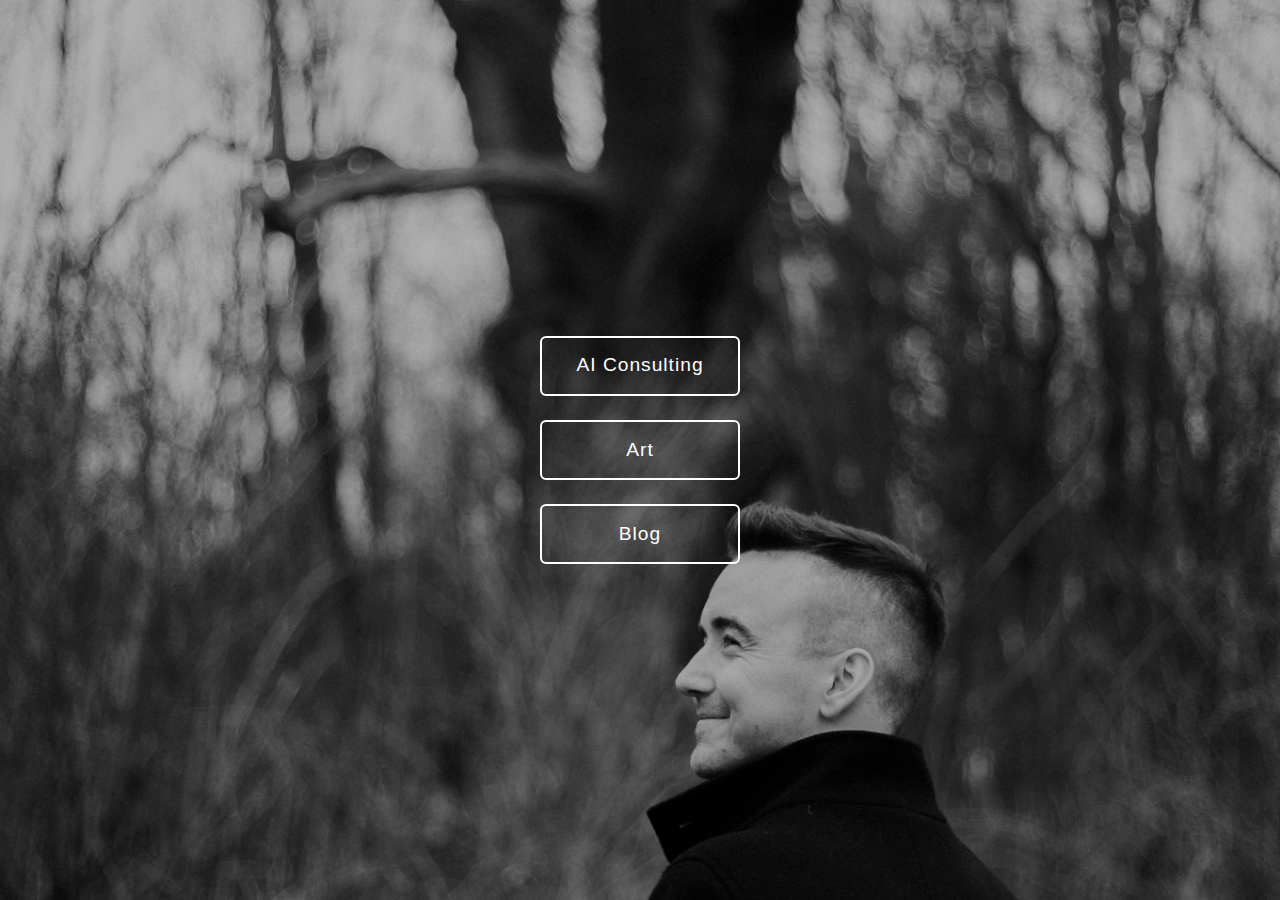
<file: index.html>
<!DOCTYPE html>
<html lang="en">
<head>
    <meta charset="UTF-8">
    <meta name="viewport" content="width=device-width, initial-scale=1.0">
    <title>Matouš Eibich</title>
    <link rel="stylesheet" href="assets/css/styles.css">
</head>
<body>
    <div class="landing" style="background-image: url('assets/images/portrait.jpg');">
        <div class="nav-buttons">
            <a href="ai-consulting.html" class="nav-btn">AI Consulting</a>
            <a href="art.html" class="nav-btn">Art</a>
            <a href="blog.html" class="nav-btn">Blog</a>
        </div>
    </div>
</body>
</html>
</file>
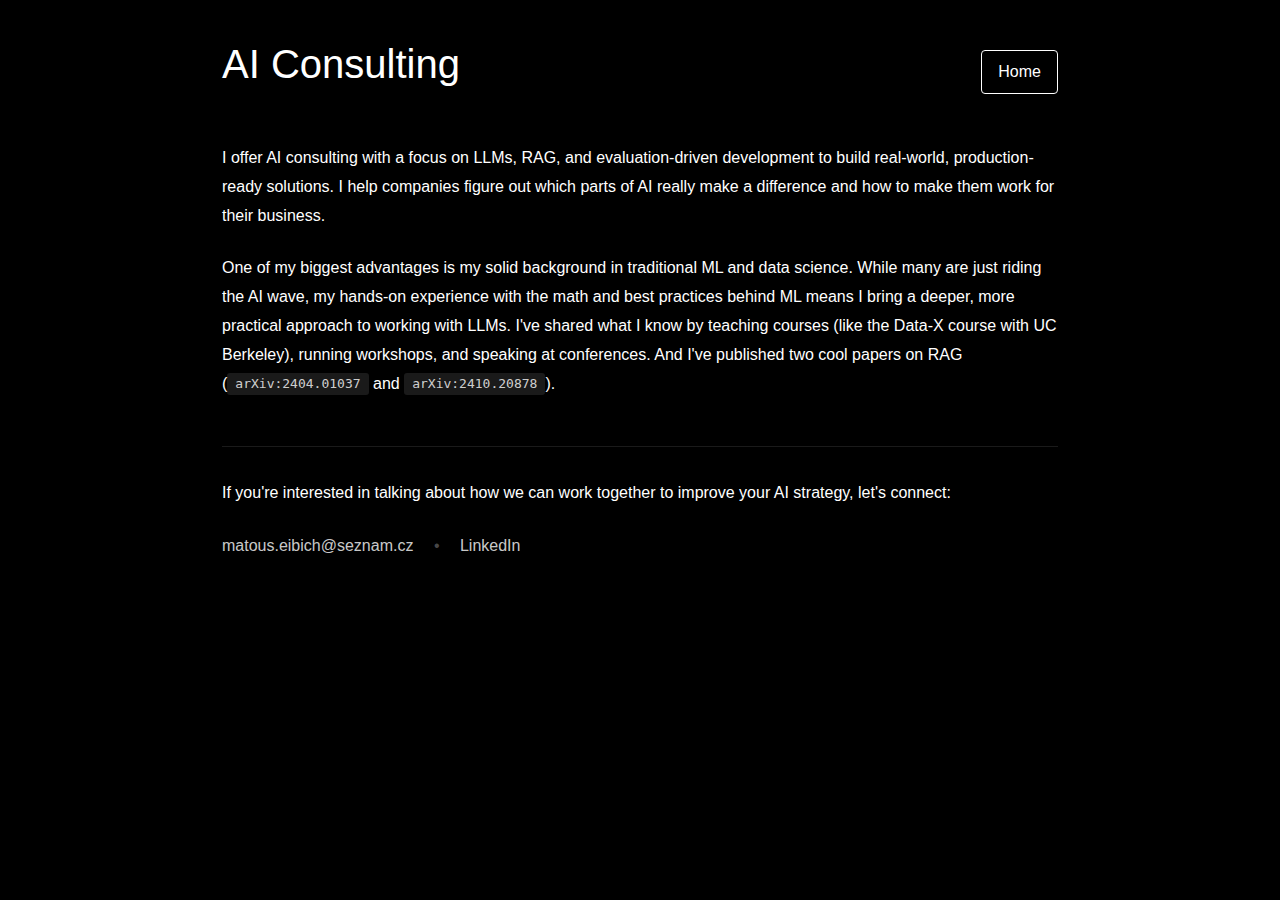
<file: ai-consulting.html>
<!DOCTYPE html>
<html lang="en">
<head>
    <meta charset="UTF-8">
    <meta name="viewport" content="width=device-width, initial-scale=1.0">
    <title>AI Consulting - Matouš Eibich</title>
    <link rel="stylesheet" href="assets/css/styles.css">
    <meta property="og:title" content="AI Consulting">
    <meta property="og:description" content="AI consulting with focus on LLMs, RAG, and evaluation-driven development">
    <meta property="og:type" content="article">
    <meta name="author" content="Matouš Eibich">
</head>
<body>
    <div class="page-container">
        <header>
            <h1>AI Consulting</h1>
            <a href="index.html" class="home-btn">Home</a>
        </header>
        <div class="content">
            <p>I offer AI consulting with a focus on LLMs, RAG, and evaluation-driven development to build real-world, production-ready solutions. I help companies figure out which parts of AI really make a difference and how to make them work for their business.</p>

            <p>One of my biggest advantages is my solid background in traditional ML and data science. While many are just riding the AI wave, my hands-on experience with the math and best practices behind ML means I bring a deeper, more practical approach to working with LLMs. I've shared what I know by teaching courses (like the Data-X course with UC Berkeley), running workshops, and speaking at conferences. And I've published two cool papers on RAG (<a href="https://arxiv.org/abs/2404.01037" class="paper-link" target="_blank">arXiv:2404.01037</a> and <a href="https://arxiv.org/abs/2410.20878" class="paper-link" target="_blank">arXiv:2410.20878</a>).</p>

            <div class="contact-section">
                <p>If you're interested in talking about how we can work together to improve your AI strategy, let's connect:</p>
                <p class="contact-links">
                    <a href="mailto:matous.eibich@seznam.cz" class="contact-link">matous.eibich@seznam.cz</a>
                    <span class="separator">•</span>
                    <a href="https://www.linkedin.com/in/matous-eibich/" class="contact-link" target="_blank">LinkedIn</a>
                </p>
            </div>
        </div>
    </div>
</body>
</html>
</file>
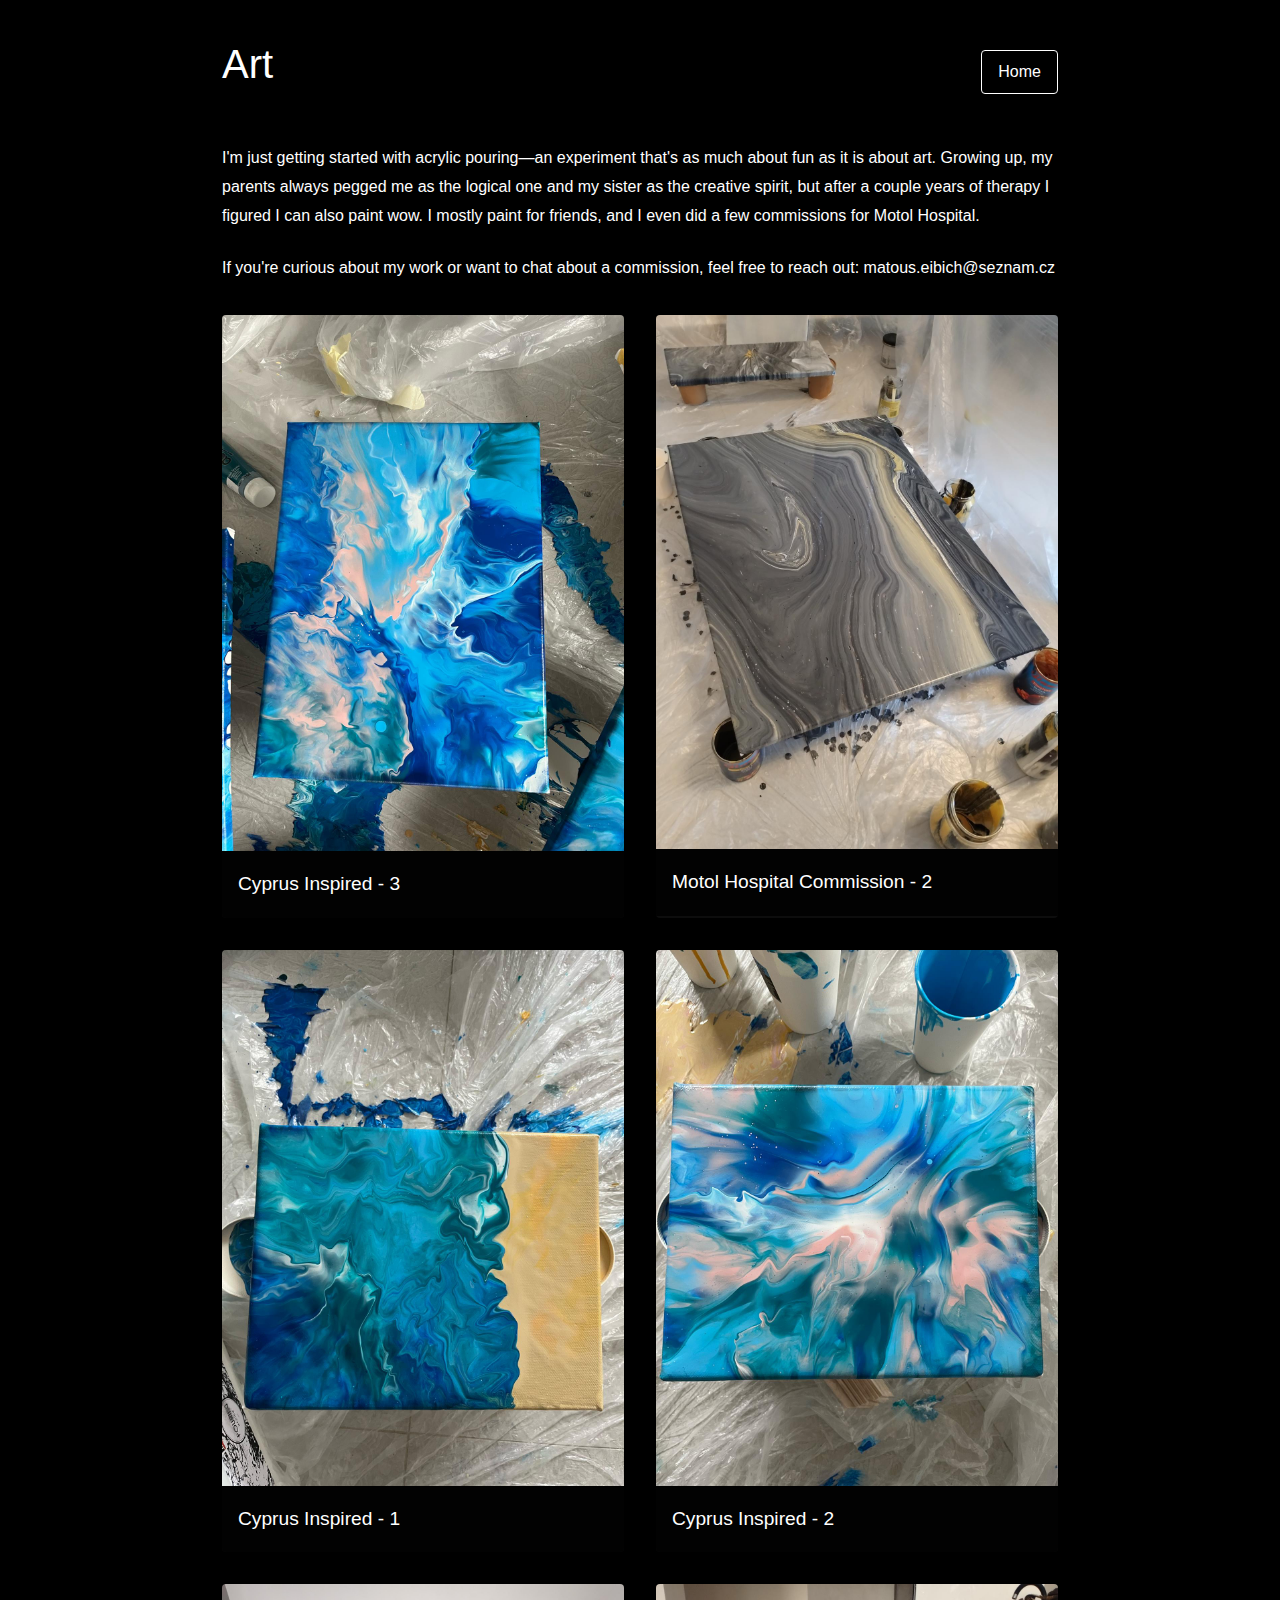
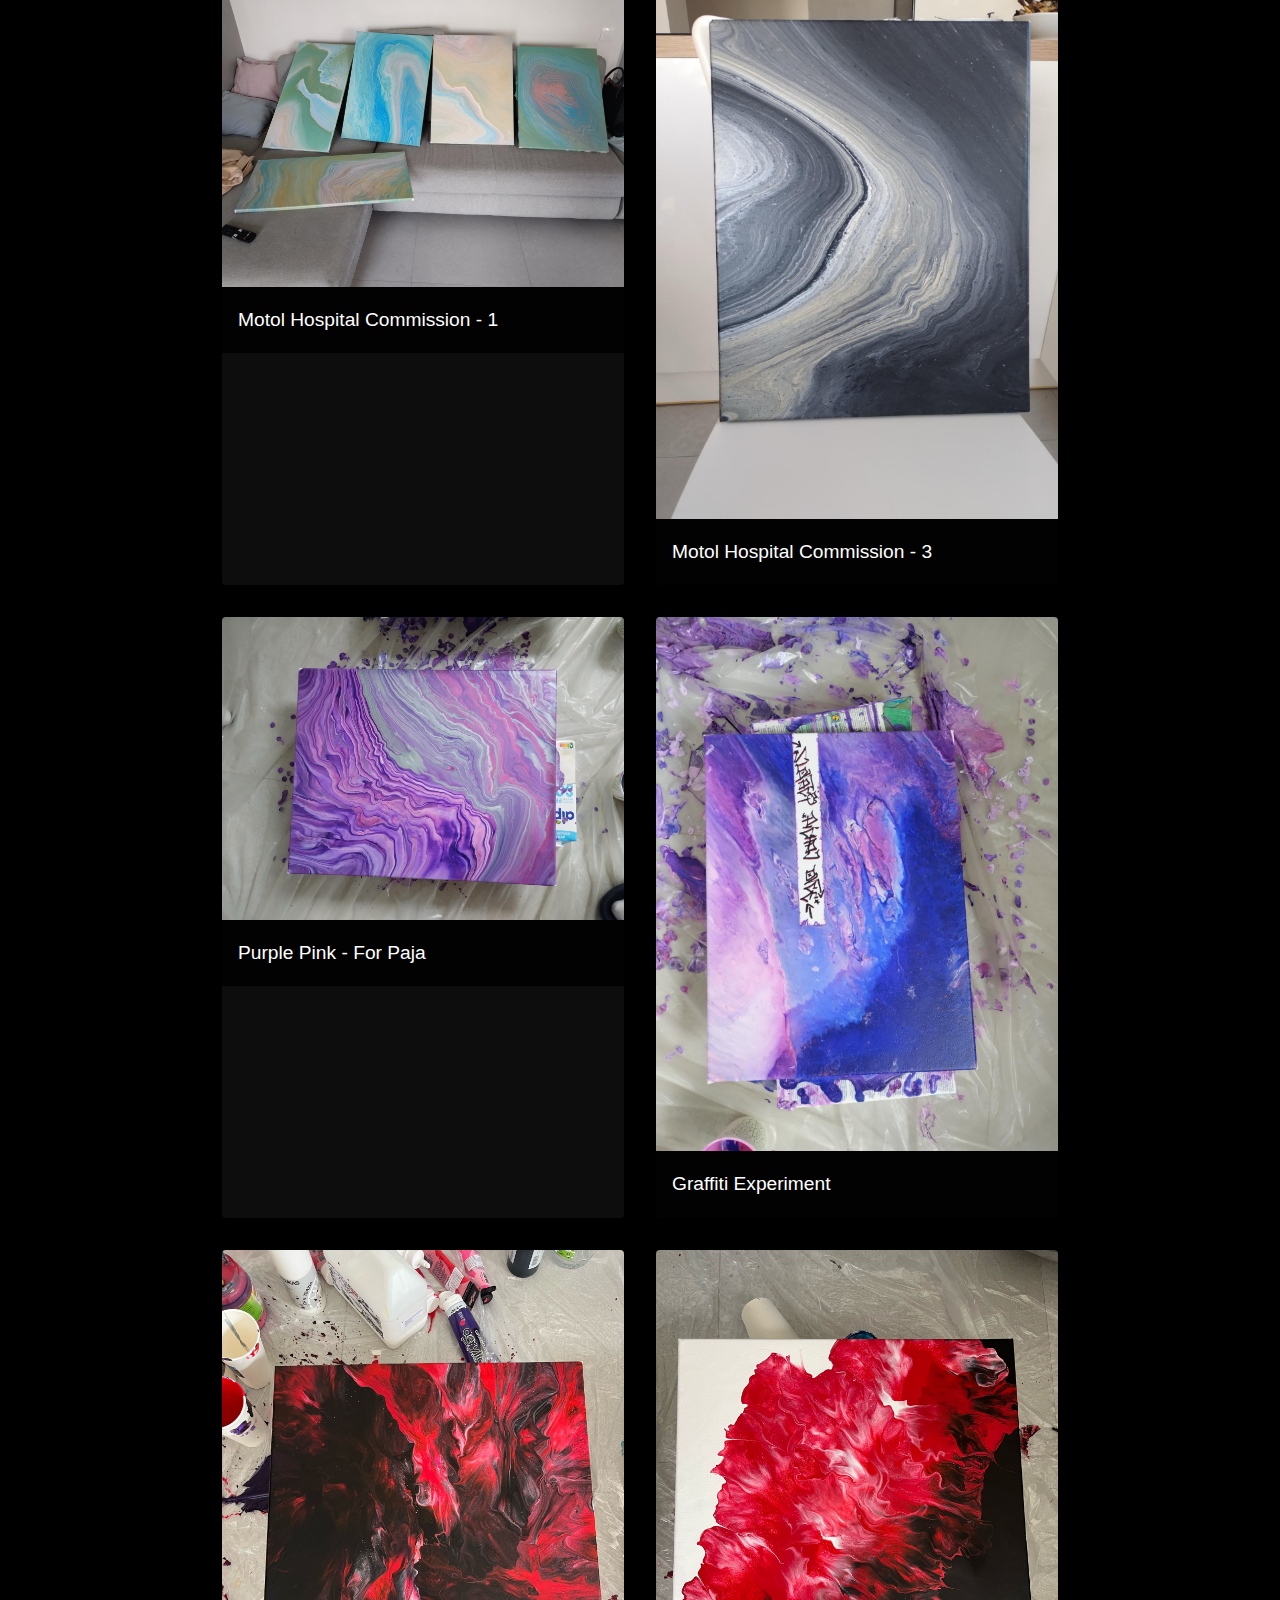
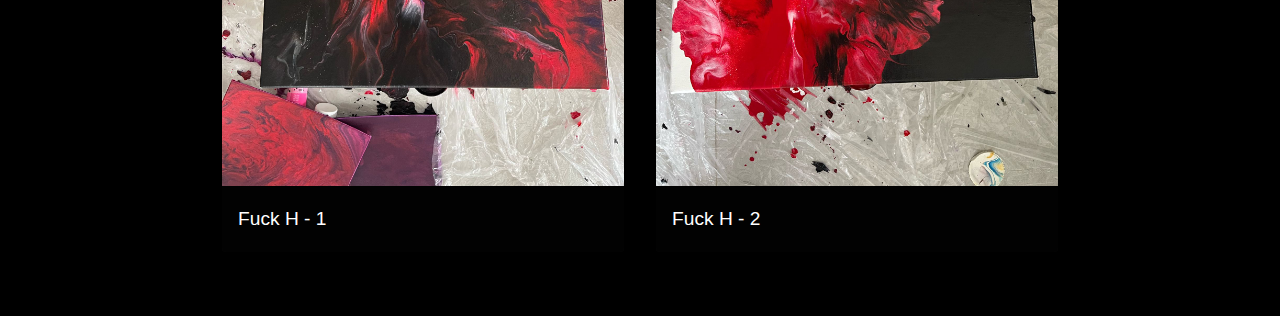
<file: art.html>
<!DOCTYPE html>
<html lang="en">
<head>
    <meta charset="UTF-8">
    <meta name="viewport" content="width=device-width, initial-scale=1.0">
    <title>Art - Matouš Eibich</title>
    <link rel="stylesheet" href="assets/css/styles.css">
</head>
<body>
    <div class="page-container">
        <header>
            <h1>Art</h1>
            <a href="index.html" class="home-btn">Home</a>
        </header>
        <div class="content">
            <p>I'm just getting started with acrylic pouring—an experiment that's as much about fun as it is about art. Growing up, my parents always pegged me as the logical one and my sister as the creative spirit, but after a couple years of therapy I figured I can also paint wow. I mostly paint for friends, and I even did a few commissions for Motol Hospital.</p>

            <p>If you're curious about my work or want to chat about a commission, feel free to reach out: <a href="mailto:matous.eibich@seznam.cz">matous.eibich@seznam.cz</a></p>
            
            <div class="gallery">
                <div class="gallery-item">
                    <img src="assets/images/Cyprus inspired - 3.jpeg" alt="Cyprus inspired painting 3" loading="lazy">
                    <div class="gallery-caption">
                        <h3>Cyprus Inspired - 3</h3>
                    </div>
                </div>

                <div class="gallery-item">
                    <img src="assets/images/commission - Motol - 2.jpeg" alt="Commission for Motol Hospital 2" loading="lazy">
                    <div class="gallery-caption">
                        <h3>Motol Hospital Commission - 2</h3>
                    </div>
                </div>

                <div class="gallery-item">
                    <img src="assets/images/Cyprus inspired - 1.jpeg" alt="Cyprus inspired painting 1" loading="lazy">
                    <div class="gallery-caption">
                        <h3>Cyprus Inspired - 1</h3>
                    </div>
                </div>
                
                <div class="gallery-item">
                    <img src="assets/images/Cyprus inspired - 2.jpeg" alt="Cyprus inspired painting 2" loading="lazy">
                    <div class="gallery-caption">
                        <h3>Cyprus Inspired - 2</h3>
                    </div>
                </div>

                <div class="gallery-item">
                    <img src="assets/images/commission - Motol.jpeg" alt="Commission for Motol Hospital" loading="lazy">
                    <div class="gallery-caption">
                        <h3>Motol Hospital Commission - 1</h3>
                    </div>
                </div>

                <div class="gallery-item">
                    <img src="assets/images/commission - Motol - 3.jpeg" alt="Commission for Motol Hospital 3" loading="lazy">
                    <div class="gallery-caption">
                        <h3>Motol Hospital Commission - 3</h3>
                    </div>
                </div>

                <div class="gallery-item">
                    <img src="assets/images/purple pink - Paja.jpeg" alt="Purple and pink painting for Paja" loading="lazy">
                    <div class="gallery-caption">
                        <h3>Purple Pink - For Paja</h3>
                    </div>
                </div>

                <div class="gallery-item">
                    <img src="assets/images/graffiti experiment.jpeg" alt="Graffiti experiment painting" loading="lazy">
                    <div class="gallery-caption">
                        <h3>Graffiti Experiment</h3>
                    </div>
                </div>

                <div class="gallery-item">
                    <img src="assets/images/Fuck H - 1.jpeg" alt="Fuck H painting 1" loading="lazy">
                    <div class="gallery-caption">
                        <h3>Fuck H - 1</h3>
                    </div>
                </div>

                <div class="gallery-item">
                    <img src="assets/images/Fuck H - 2.jpeg" alt="Fuck H painting 2" loading="lazy">
                    <div class="gallery-caption">
                        <h3>Fuck H - 2</h3>
                    </div>
                </div>
            </div>
        </div>
    </div>
</body>
</html>
</file>
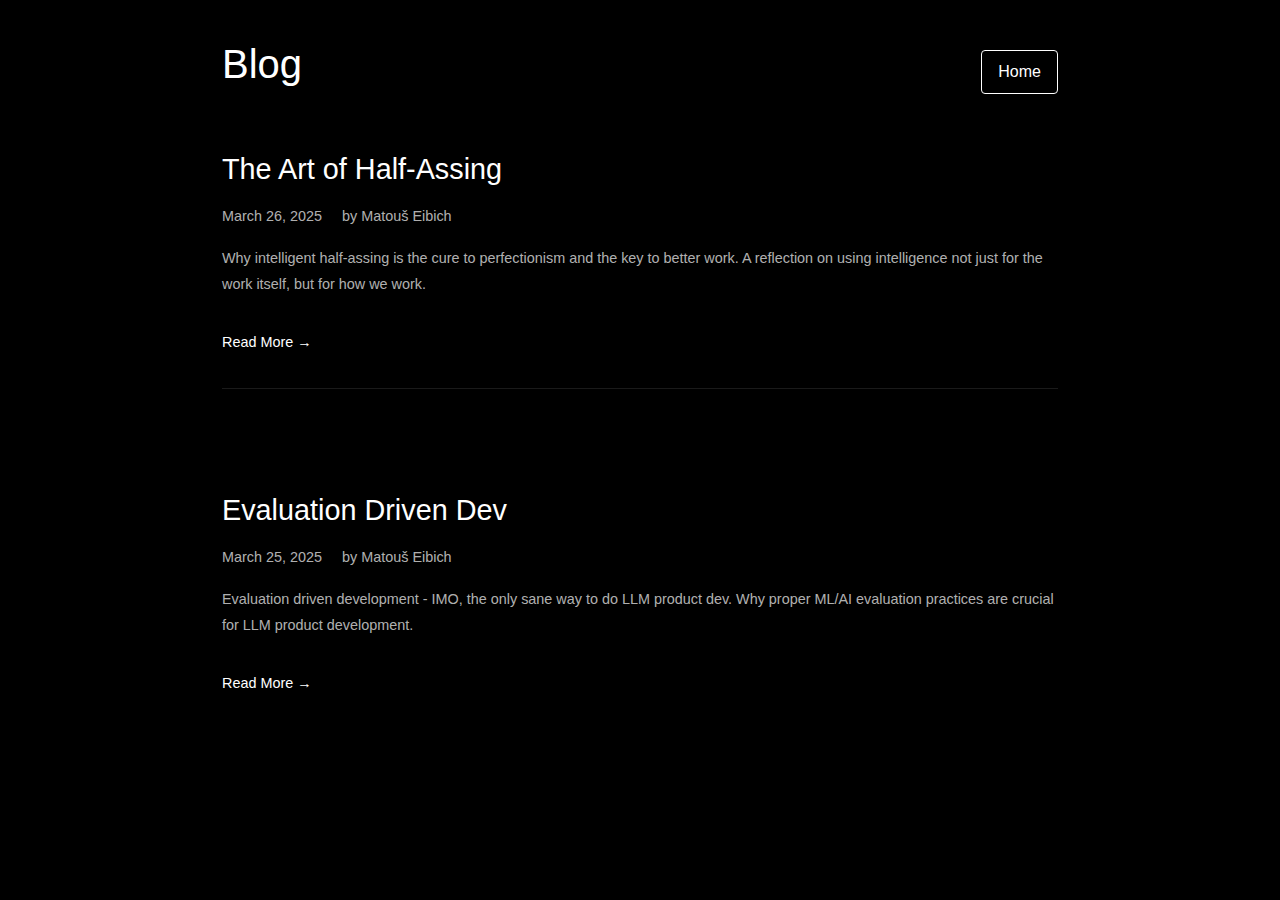
<file: blog.html>
<!DOCTYPE html>
<html lang="en">
<head>
    <meta charset="UTF-8">
    <meta name="viewport" content="width=device-width, initial-scale=1.0">
    <title>Blog - Matouš Eibich</title>
    <link rel="stylesheet" href="assets/css/styles.css">
</head>
<body>
    <div class="page-container">
        <header>
            <h1>Blog</h1>
            <a href="index.html" class="home-btn">Home</a>
        </header>
        <div class="content">
            <div class="blog-list">
                <article class="blog-preview">
                    <h2><a href="blog/art-of-half-assing.html">The Art of Half-Assing</a></h2>
                    <div class="article-meta">
                        <time datetime="2025-03-26">March 26, 2025</time>
                        <span class="author">by Matouš Eibich</span>
                    </div>
                    <p>Why intelligent half-assing is the cure to perfectionism and the key to better work. A reflection on using intelligence not just for the work itself, but for how we work.</p>
                    <a href="blog/art-of-half-assing.html" class="read-more">Read More →</a>
                </article>

                <article class="blog-preview">
                    <h2><a href="blog/evaluation-driven-dev.html">Evaluation Driven Dev</a></h2>
                    <div class="article-meta">
                        <time datetime="2025-03-25">March 25, 2025</time>
                        <span class="author">by Matouš Eibich</span>
                    </div>
                    <p>Evaluation driven development - IMO, the only sane way to do LLM product dev. Why proper ML/AI evaluation practices are crucial for LLM product development.</p>
                    <a href="blog/evaluation-driven-dev.html" class="read-more">Read More →</a>
                </article>
            </div>
        </div>
    </div>
</body>
</html>
</file>
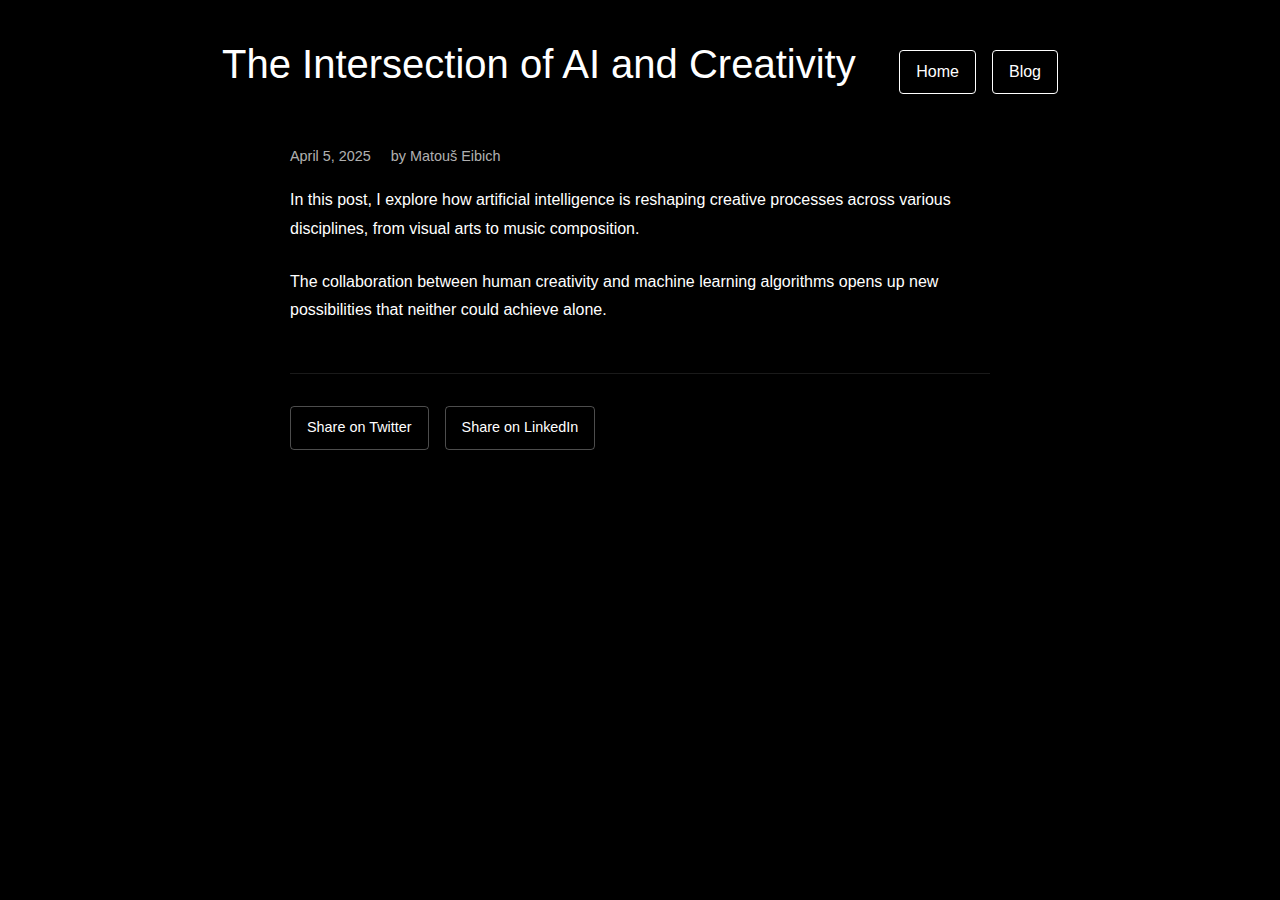
<file: blog/ai-and-creativity.html>
<!DOCTYPE html>
<html lang="en">
<head>
    <meta charset="UTF-8">
    <meta name="viewport" content="width=device-width, initial-scale=1.0">
    <title>The Intersection of AI and Creativity - Matouš Eibich</title>
    <link rel="stylesheet" href="../assets/css/styles.css">
    <meta property="og:title" content="The Intersection of AI and Creativity">
    <meta property="og:description" content="Exploring how artificial intelligence is reshaping creative processes across various disciplines.">
    <meta property="og:type" content="article">
    <meta name="author" content="Matouš Eibich">
    <meta property="article:published_time" content="2025-04-05">
</head>
<body>
    <div class="page-container">
        <header>
            <h1>The Intersection of AI and Creativity</h1>
            <div class="nav-links">
                <a href="../index.html" class="home-btn">Home</a>
                <a href="../blog.html" class="home-btn">Blog</a>
            </div>
        </header>
        <div class="content article">
            <div class="article-meta">
                <time datetime="2025-04-05">April 5, 2025</time>
                <span class="author">by Matouš Eibich</span>
            </div>
            
            <p>In this post, I explore how artificial intelligence is reshaping creative processes across various disciplines, from visual arts to music composition.</p>
            
            <p>The collaboration between human creativity and machine learning algorithms opens up new possibilities that neither could achieve alone.</p>
            
            <div class="article-footer">
                <div class="share-buttons">
                    <a href="#" onclick="share('twitter')" class="share-btn">Share on Twitter</a>
                    <a href="#" onclick="share('linkedin')" class="share-btn">Share on LinkedIn</a>
                </div>
            </div>
        </div>
    </div>
    <script>
        function share(platform) {
            const title = "The Intersection of AI and Creativity";
            const url = window.location.href;
            
            if (platform === 'twitter') {
                window.open(`https://twitter.com/intent/tweet?text=${encodeURIComponent(title)}&url=${encodeURIComponent(url)}`);
            } else if (platform === 'linkedin') {
                window.open(`https://www.linkedin.com/sharing/share-offsite/?url=${encodeURIComponent(url)}`);
            }
        }
    </script>
</body>
</html>
</file>
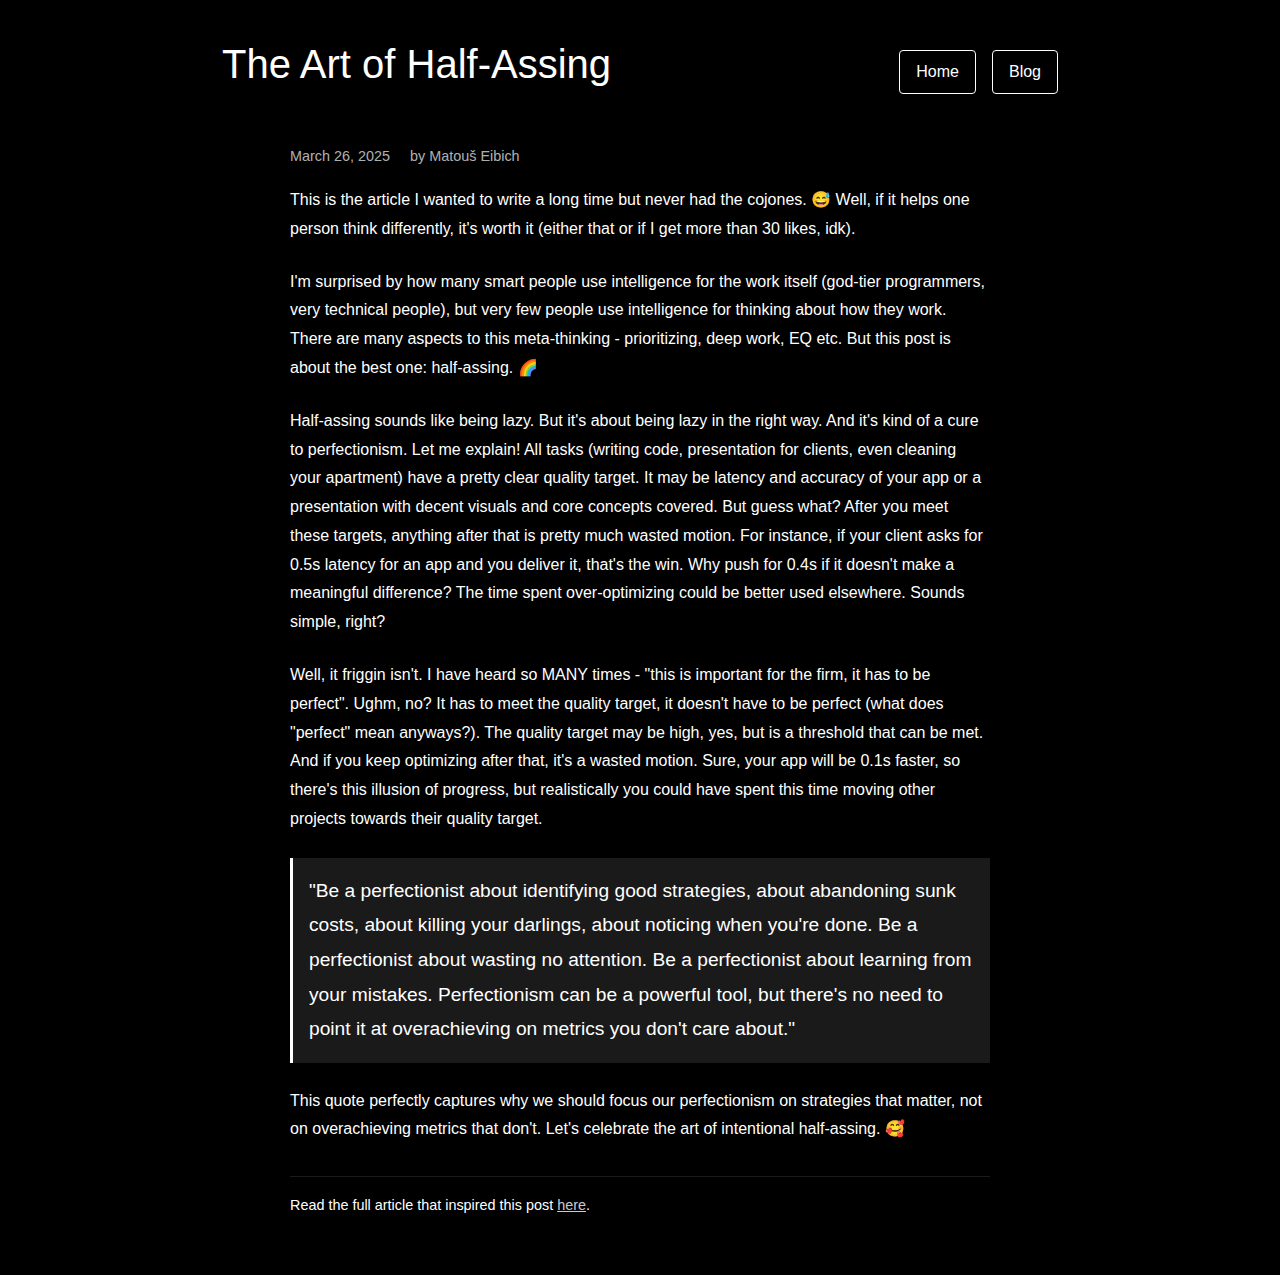
<file: blog/art-of-half-assing.html>
<!DOCTYPE html>
<html lang="en">
<head>
    <meta charset="UTF-8">
    <meta name="viewport" content="width=device-width, initial-scale=1.0">
    <title>The Art of Half-Assing - Matouš Eibich</title>
    <link rel="stylesheet" href="../assets/css/styles.css">
    <meta property="og:title" content="The Art of Half-Assing">
    <meta property="og:description" content="Why intelligent half-assing is the cure to perfectionism and the key to better work.">
    <meta property="og:type" content="article">
    <meta name="author" content="Matouš Eibich">
    <meta property="article:published_time" content="2025-03-26">
</head>
<body>
    <div class="page-container">
        <header>
            <h1>The Art of Half-Assing</h1>
            <div class="nav-links">
                <a href="../index.html" class="home-btn">Home</a>
                <a href="../blog.html" class="home-btn">Blog</a>
            </div>
        </header>
        <div class="content article">
            <div class="article-meta">
                <time datetime="2025-03-26">March 26, 2025</time>
                <span class="author">by Matouš Eibich</span>
            </div>
            
            <p>This is the article I wanted to write a long time but never had the cojones. 😅 Well, if it helps one person think differently, it's worth it (either that or if I get more than 30 likes, idk).</p>

            <p>I'm surprised by how many smart people use intelligence for the work itself (god-tier programmers, very technical people), but very few people use intelligence for thinking about how they work. There are many aspects to this meta-thinking - prioritizing, deep work, EQ etc. But this post is about the best one: half-assing. 🌈</p>

            <p>Half-assing sounds like being lazy. But it's about being lazy in the right way. And it's kind of a cure to perfectionism. Let me explain! All tasks (writing code, presentation for clients, even cleaning your apartment) have a pretty clear quality target. It may be latency and accuracy of your app or a presentation with decent visuals and core concepts covered. But guess what? After you meet these targets, anything after that is pretty much wasted motion. For instance, if your client asks for 0.5s latency for an app and you deliver it, that's the win. Why push for 0.4s if it doesn't make a meaningful difference? The time spent over-optimizing could be better used elsewhere. Sounds simple, right?</p>

            <p>Well, it friggin isn't. I have heard so MANY times - "this is important for the firm, it has to be perfect". Ughm, no? It has to meet the quality target, it doesn't have to be perfect (what does "perfect" mean anyways?). The quality target may be high, yes, but is a threshold that can be met. And if you keep optimizing after that, it's a wasted motion. Sure, your app will be 0.1s faster, so there's this illusion of progress, but realistically you could have spent this time moving other projects towards their quality target.</p>

            <p class="emphasis">"Be a perfectionist about identifying good strategies, about abandoning sunk costs, about killing your darlings, about noticing when you're done. Be a perfectionist about wasting no attention. Be a perfectionist about learning from your mistakes. Perfectionism can be a powerful tool, but there's no need to point it at overachieving on metrics you don't care about."</p>

            <p>This quote perfectly captures why we should focus our perfectionism on strategies that matter, not on overachieving metrics that don't. Let's celebrate the art of intentional half-assing. 🥰</p>

            <p class="article-link">Read the full article that inspired this post <a href="https://www.lesswrong.com/s/pFatcKW3JJhTSxqAF/p/ijYCZSQvgNeaQqcHN" target="_blank">here</a>.</p>
        </div>
    </div>
</body>
</html>
</file>
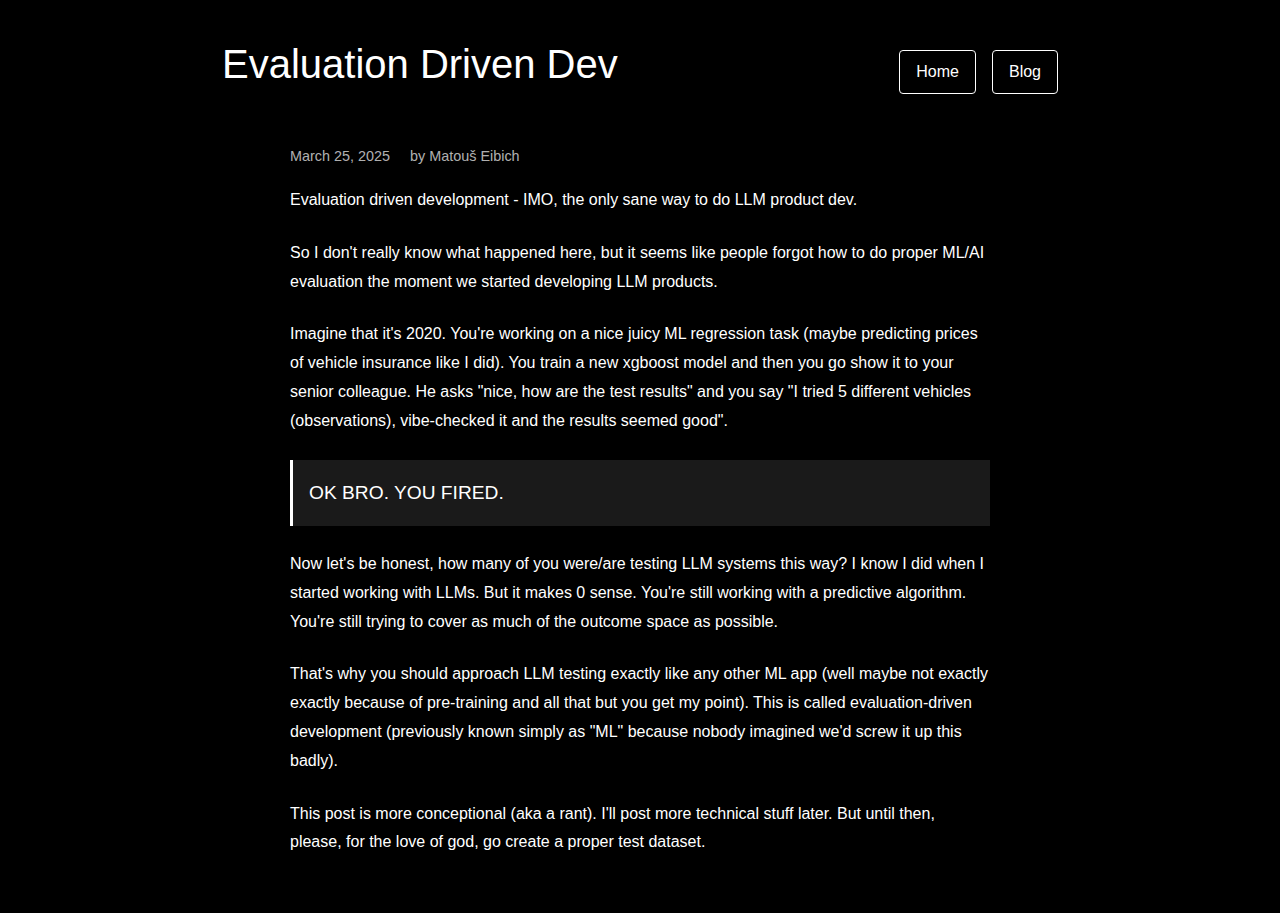
<file: blog/evaluation-driven-dev.html>
<!DOCTYPE html>
<html lang="en">
<head>
    <meta charset="UTF-8">
    <meta name="viewport" content="width=device-width, initial-scale=1.0">
    <title>Evaluation Driven Dev - Matouš Eibich</title>
    <link rel="stylesheet" href="../assets/css/styles.css">
    <meta property="og:title" content="Evaluation Driven Dev">
    <meta property="og:description" content="Why proper ML/AI evaluation practices are crucial for LLM product development.">
    <meta property="og:type" content="article">
    <meta name="author" content="Matouš Eibich">
    <meta property="article:published_time" content="2025-03-25">
</head>
<body>
    <div class="page-container">
        <header>
            <h1>Evaluation Driven Dev</h1>
            <div class="nav-links">
                <a href="../index.html" class="home-btn">Home</a>
                <a href="../blog.html" class="home-btn">Blog</a>
            </div>
        </header>
        <div class="content article">
            <div class="article-meta">
                <time datetime="2025-03-25">March 25, 2025</time>
                <span class="author">by Matouš Eibich</span>
            </div>
            
            <p>Evaluation driven development - IMO, the only sane way to do LLM product dev.</p>
            
            <p>So I don't really know what happened here, but it seems like people forgot how to do proper ML/AI evaluation the moment we started developing LLM products.</p>

            <p>Imagine that it's 2020. You're working on a nice juicy ML regression task (maybe predicting prices of vehicle insurance like I did). You train a new xgboost model and then you go show it to your senior colleague. He asks "nice, how are the test results" and you say "I tried 5 different vehicles (observations), vibe-checked it and the results seemed good".</p>

            <p class="emphasis">OK BRO. YOU FIRED.</p>

            <p>Now let's be honest, how many of you were/are testing LLM systems this way? I know I did when I started working with LLMs. But it makes 0 sense. You're still working with a predictive algorithm. You're still trying to cover as much of the outcome space as possible.</p>

            <p>That's why you should approach LLM testing exactly like any other ML app (well maybe not exactly exactly because of pre-training and all that but you get my point). This is called evaluation-driven development (previously known simply as "ML" because nobody imagined we'd screw it up this badly).</p>

            <p>This post is more conceptional (aka a rant). I'll post more technical stuff later. But until then, please, for the love of god, go create a proper test dataset.</p>
        </div>
    </div>
</body>
</html>
</file>
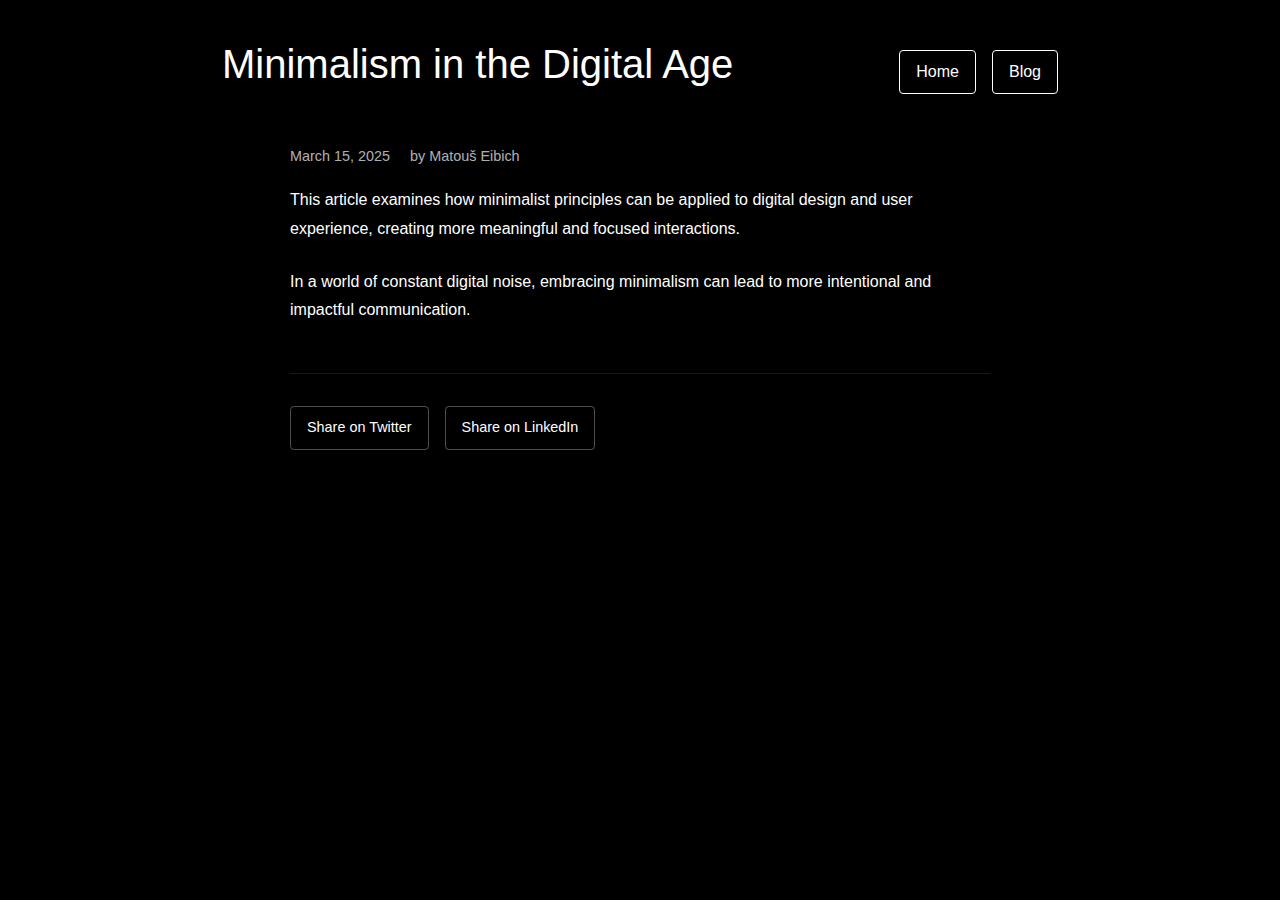
<file: blog/minimalism-digital-age.html>
<!DOCTYPE html>
<html lang="en">
<head>
    <meta charset="UTF-8">
    <meta name="viewport" content="width=device-width, initial-scale=1.0">
    <title>Minimalism in the Digital Age - Matouš Eibich</title>
    <link rel="stylesheet" href="../assets/css/styles.css">
    <meta property="og:title" content="Minimalism in the Digital Age">
    <meta property="og:description" content="Examining how minimalist principles can be applied to digital design and user experience.">
    <meta property="og:type" content="article">
    <meta name="author" content="Matouš Eibich">
    <meta property="article:published_time" content="2025-03-15">
</head>
<body>
    <div class="page-container">
        <header>
            <h1>Minimalism in the Digital Age</h1>
            <div class="nav-links">
                <a href="../index.html" class="home-btn">Home</a>
                <a href="../blog.html" class="home-btn">Blog</a>
            </div>
        </header>
        <div class="content article">
            <div class="article-meta">
                <time datetime="2025-03-15">March 15, 2025</time>
                <span class="author">by Matouš Eibich</span>
            </div>
            
            <p>This article examines how minimalist principles can be applied to digital design and user experience, creating more meaningful and focused interactions.</p>
            
            <p>In a world of constant digital noise, embracing minimalism can lead to more intentional and impactful communication.</p>
            
            <div class="article-footer">
                <div class="share-buttons">
                    <a href="#" onclick="share('twitter')" class="share-btn">Share on Twitter</a>
                    <a href="#" onclick="share('linkedin')" class="share-btn">Share on LinkedIn</a>
                </div>
            </div>
        </div>
    </div>
    <script>
        function share(platform) {
            const title = "Minimalism in the Digital Age";
            const url = window.location.href;
            
            if (platform === 'twitter') {
                window.open(`https://twitter.com/intent/tweet?text=${encodeURIComponent(title)}&url=${encodeURIComponent(url)}`);
            } else if (platform === 'linkedin') {
                window.open(`https://www.linkedin.com/sharing/share-offsite/?url=${encodeURIComponent(url)}`);
            }
        }
    </script>
</body>
</html>
</file>
<file: assets/css/styles.css>
/* General Styles */
* {
  margin: 0;
  padding: 0;
  box-sizing: border-box;
  font-family: 'Helvetica Neue', Arial, sans-serif;
}

body {
  color: #fff;
  background-color: #000;
  line-height: 1.6;
}

a {
  text-decoration: none;
  color: inherit;
}

/* Landing Page */
.landing {
  height: 100vh;
  width: 100%;
  position: relative;
  background-size: cover;
  background-position: center;
  display: flex;
  justify-content: center;
  align-items: center;
}

.landing::before {
  content: '';
  position: absolute;
  top: 0;
  left: 0;
  width: 100%;
  height: 100%;
  background-color: rgba(0, 0, 0, 0.3); /* Slight overlay for better text visibility */
}

.nav-buttons {
  display: flex;
  flex-direction: column;
  gap: 1.5rem;
  z-index: 1;
  position: relative;
}

.nav-btn {
  padding: 0.8rem 2rem;
  border: 2px solid white;
  border-radius: 6px;
  background-color: transparent;
  color: white;
  font-size: 1.2rem;
  letter-spacing: 1px;
  cursor: pointer;
  transition: all 0.3s ease;
  text-align: center;
  min-width: 200px;
}

.nav-btn:hover {
  background-color: rgba(255, 255, 255, 0.1);
}

/* Subpages */
.page-container {
  max-width: 900px;
  margin: 0 auto;
  padding: 2rem;
  min-height: 100vh;
}

header {
  margin-bottom: 2rem;
  display: flex;
  justify-content: space-between;
  align-items: center;
}

.home-btn {
  padding: 0.5rem 1rem;
  border: 1px solid white;
  border-radius: 4px;
  transition: all 0.3s ease;
}

.home-btn:hover {
  background-color: rgba(255, 255, 255, 0.1);
}

.content {
  line-height: 1.8;
}

h1 {
  font-size: 2.5rem;
  font-weight: 300;
  margin-bottom: 1rem;
}

p {
  margin-bottom: 1.5rem;
}

/* Gallery Styles */
.gallery {
    display: grid;
    grid-template-columns: repeat(auto-fit, minmax(300px, 1fr));
    gap: 2rem;
    margin: 2rem 0;
}

.gallery-item {
    position: relative;
    overflow: hidden;
    border-radius: 4px;
    background: rgba(255, 255, 255, 0.05);
}

.gallery-item img {
    width: 100%;
    height: auto;
    display: block;
    transition: transform 0.3s ease;
}

.gallery-item:hover img {
    transform: scale(1.02);
}

.gallery-caption {
    padding: 1rem;
    background: rgba(0, 0, 0, 0.8);
}

.gallery-caption h3 {
    margin: 0;
    font-size: 1.2rem;
    font-weight: 300;
}

.gallery-caption a {
    display: inline-block;
    margin-top: 0.5rem;
    color: rgba(255, 255, 255, 0.8);
    text-decoration: underline;
    font-size: 0.9rem;
}

.gallery-caption a:hover {
    color: white;
}

/* Blog List Styles */
.blog-list {
    display: flex;
    flex-direction: column;
    gap: 3rem;
}

.blog-preview {
    border-bottom: 1px solid rgba(255, 255, 255, 0.1);
    padding-bottom: 2rem;
}

.blog-preview:last-child {
    border-bottom: none;
}

.blog-preview h2 {
    margin-bottom: 0.5rem;
}

.blog-preview h2 a {
    color: white;
    text-decoration: none;
    transition: color 0.3s ease;
}

.blog-preview h2 a:hover {
    color: rgba(255, 255, 255, 0.8);
}

.article-meta {
    color: rgba(255, 255, 255, 0.7);
    font-size: 0.9rem;
    margin-bottom: 1rem;
}

.article-meta time {
    margin-right: 1rem;
}

.read-more {
    display: inline-block;
    margin-top: 1rem;
    color: white;
    text-decoration: none;
    font-size: 0.9rem;
}

.read-more:hover {
    text-decoration: underline;
}

/* Article Page Styles */
.article {
    max-width: 700px;
    margin: 0 auto;
}

.article h2 {
    margin-top: 2rem;
    margin-bottom: 1rem;
    color: #fff;
}

.emphasis {
    font-size: 1.2rem;
    font-weight: 500;
    color: #fff;
    padding: 1rem;
    background: rgba(255, 255, 255, 0.1);
    border-left: 3px solid #fff;
    margin: 1.5rem 0;
}

.nav-links {
    display: flex;
    gap: 1rem;
}

.article-footer {
    margin-top: 3rem;
    padding-top: 2rem;
    border-top: 1px solid rgba(255, 255, 255, 0.1);
}

.share-buttons {
    display: flex;
    gap: 1rem;
}

.share-btn {
    padding: 0.5rem 1rem;
    border: 1px solid rgba(255, 255, 255, 0.3);
    border-radius: 4px;
    font-size: 0.9rem;
    transition: all 0.3s ease;
}

.share-btn:hover {
    background: rgba(255, 255, 255, 0.1);
    border-color: rgba(255, 255, 255, 0.5);
}

.article-link {
    margin-top: 2rem;
    padding-top: 1rem;
    border-top: 1px solid rgba(255, 255, 255, 0.1);
    font-size: 0.9rem;
}

.article-link a {
    color: rgba(255, 255, 255, 0.8);
    text-decoration: underline;
}

.article-link a:hover {
    color: white;
}

/* Blog Page */
article {
  margin-bottom: 3rem;
  padding-bottom: 2rem;
  border-bottom: 1px solid rgba(255, 255, 255, 0.1);
}

article:last-child {
  border-bottom: none;
}

h2 {
  font-size: 1.8rem;
  font-weight: 300;
  margin-bottom: 0.5rem;
}

article p:first-of-type {
  color: rgba(255, 255, 255, 0.7);
  font-size: 0.9rem;
  margin-bottom: 1rem;
}

/* Publications and Contact */
.publications, .contact {
    margin-top: 3rem;
    padding-top: 2rem;
    border-top: 1px solid rgba(255, 255, 255, 0.1);
}

.publications h2, .contact h2 {
    font-size: 1.5rem;
    font-weight: 300;
    margin-bottom: 1rem;
}

.publications ul, .contact ul {
    list-style: none;
    padding: 0;
    margin: 1rem 0;
}

.publications li, .contact li {
    margin: 0.5rem 0;
}

.publications a, .contact a {
    color: rgba(255, 255, 255, 0.8);
    text-decoration: none;
    transition: color 0.3s ease;
}

.publications a:hover, .contact a:hover {
    color: white;
    text-decoration: underline;
}

/* Contact Section */
.contact-section {
    margin-top: 3rem;
    padding-top: 2rem;
    border-top: 1px solid rgba(255, 255, 255, 0.1);
}

.contact-links {
    margin-top: 1rem;
}

.contact-link {
    color: rgba(255, 255, 255, 0.8);
    text-decoration: none;
    transition: color 0.3s ease;
}

.contact-link:hover {
    color: white;
    text-decoration: underline;
}

.separator {
    margin: 0 1rem;
    color: rgba(255, 255, 255, 0.3);
}

/* Paper Links */
.paper-link {
    color: rgba(255, 255, 255, 0.8);
    text-decoration: none;
    padding: 0.2rem 0.5rem;
    background: rgba(255, 255, 255, 0.1);
    border-radius: 3px;
    font-family: monospace;
    transition: all 0.3s ease;
}

.paper-link:hover {
    color: white;
    background: rgba(255, 255, 255, 0.2);
}
</file>
